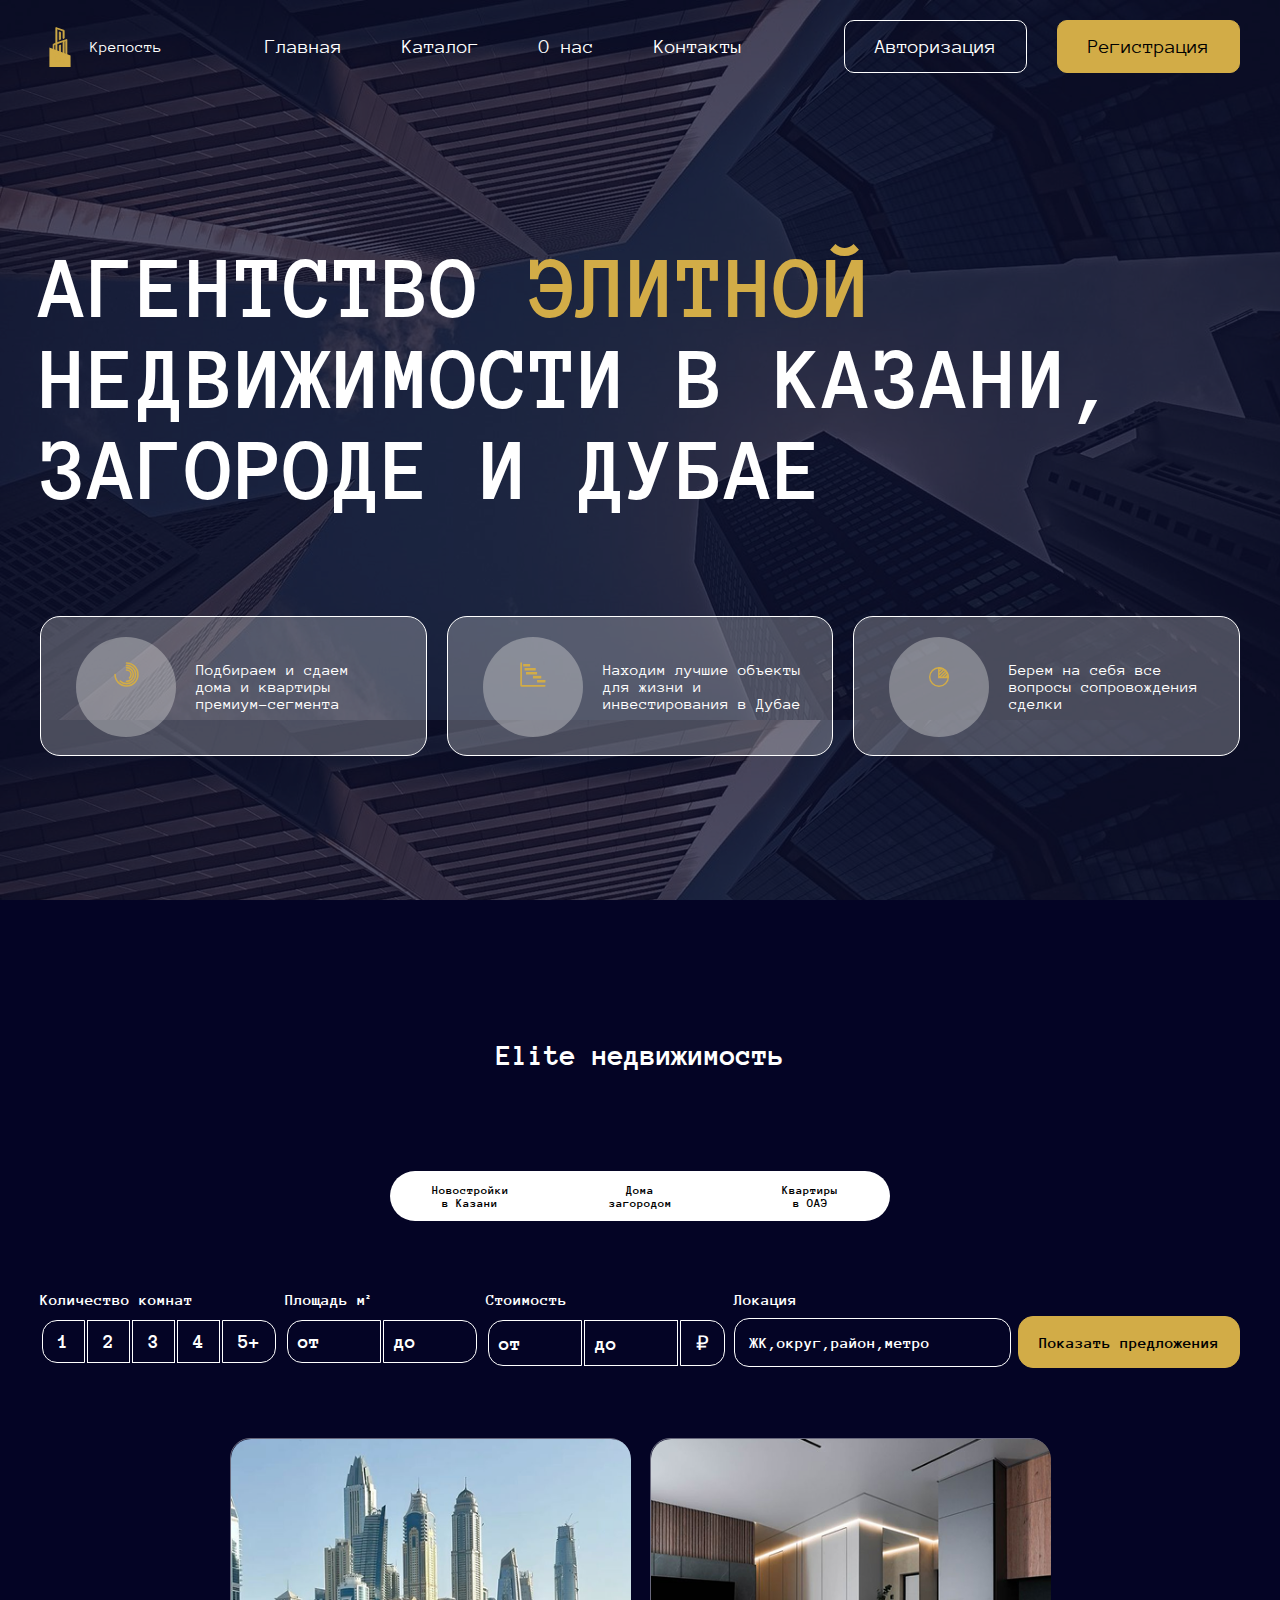
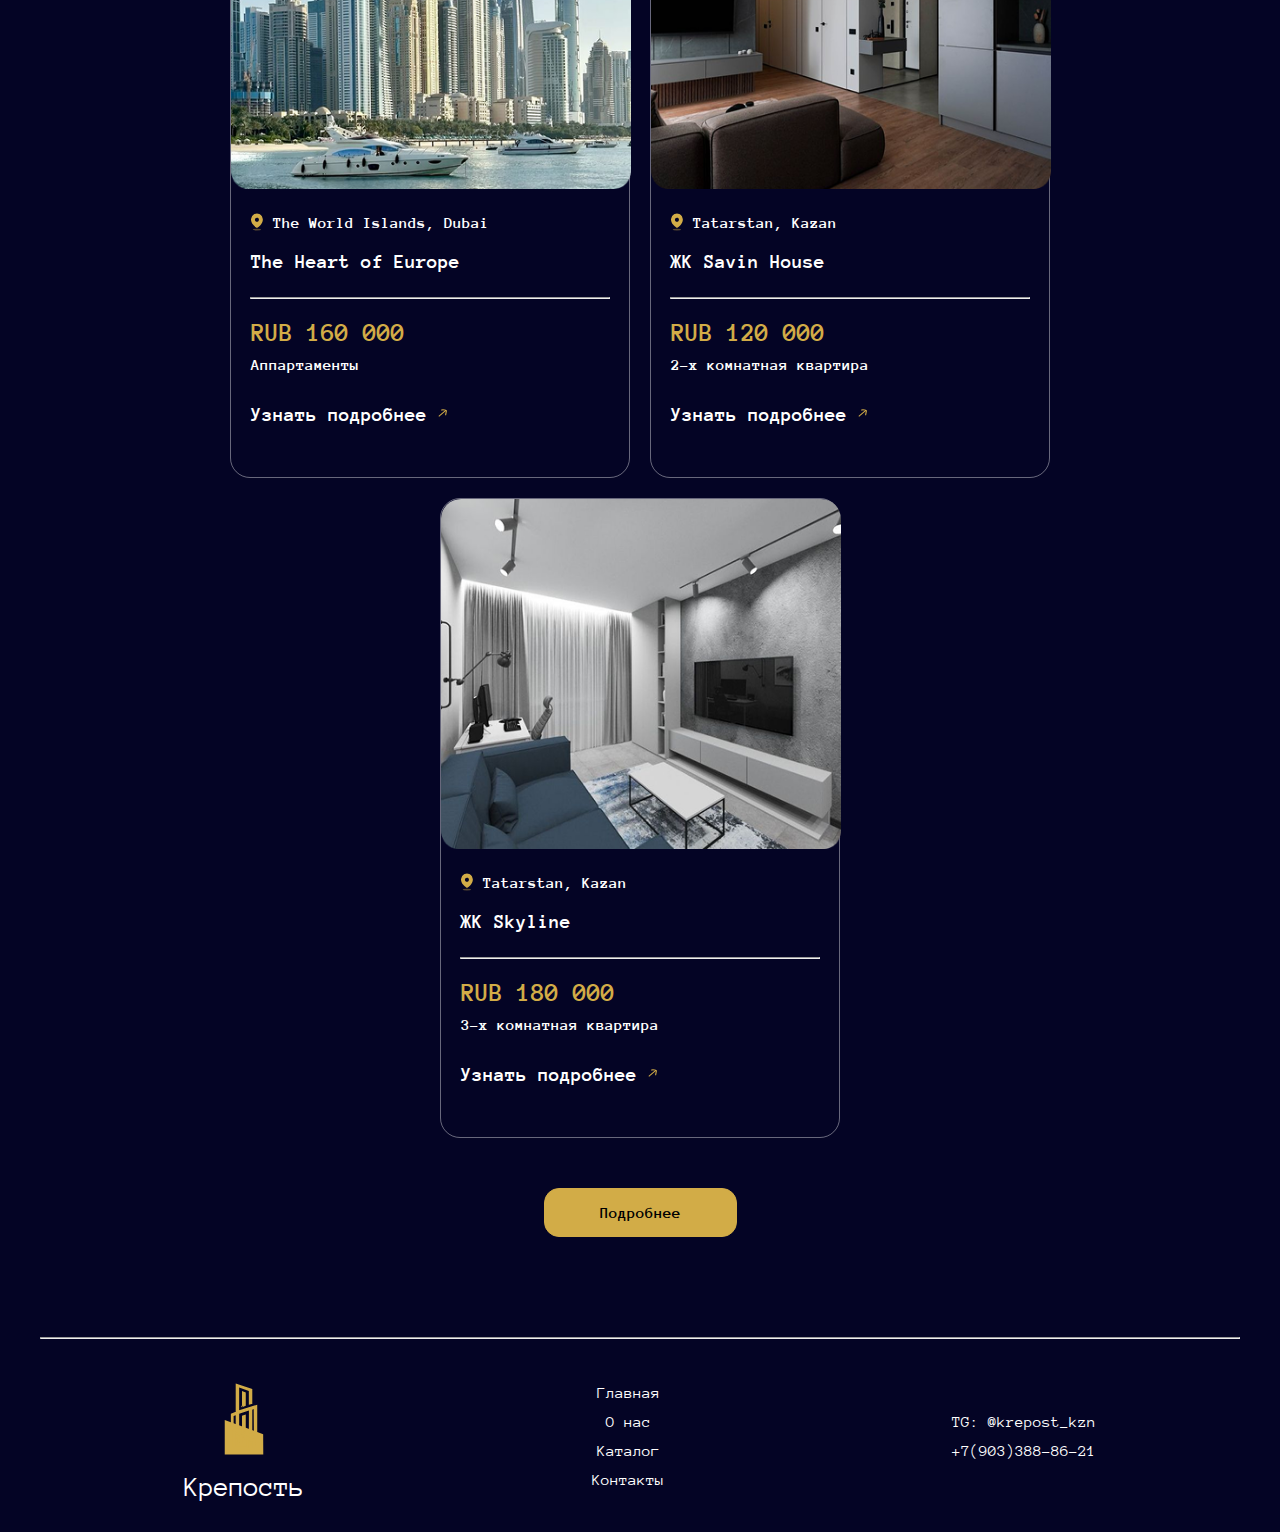
<file: index.html>
<!DOCTYPE html>
<html lang="en">
<head>
    <meta charset="UTF-8">
    <meta name="viewport" content="width=device-width, initial-scale=1.0">
    <title>Крепость</title>
    <link rel="stylesheet" href="assets/css/style.css">
    <link rel="shortcut icon" href="assets/image/header/logo.svg" type="image/x-icon">
</head>
<body>

    <!-- шапка+баннер начало -->
    <div class="img">
        <div class="header_block container">
            <div class="logo">
                <img src="assets/image/header/logo.svg" alt="">
                <p>Крепость</p>
            </div>
            
            <input type="checkbox" id="burger">
            <label class="burger" for="burger">
                <span></span>
                <span></span>
                <span></span>
            </label>
            
            <div class="mobile_menu">
                <nav>
                    <a href="index.html">Главная</a>
                    <a href="catalog.html">Каталог</a>
                    <a href="#">О нас</a>
                    <a href="#foot">Контакты</a>
                </nav>
                <div class="buttons">
                    <button class="auto"><a href="authorization.html">Авторизация</a></button>
                    <button class="reg"><a href="registration.html">Регистрация</a></button>
                </div>
            </div>
            
            <nav>
                <a href="index.html">Главная</a>
                <a href="catalog.html">Каталог</a>
                <a href="#">О нас</a>
                <a href="#foot">Контакты</a>
            </nav>
            
            <div class="buttons">
                <button class="auto"><a href="authorization.html">Авторизация</a></button>
                <button class="reg"><a href="registration.html">Регистрация</a></button>
            </div>
        </div>
        <div class="banner_block container">
            <h1>АГЕНТСТВО <span>ЭЛИТНОЙ</span> НЕДВИЖИМОСТИ В КАЗАНИ, ЗАГОРОДЕ И ДУБАЕ</h1>
            <div class="preim_block">
                <div class="preim">
                    <div class="img_block">
                        <img class="one" src="assets/image/preim/1.svg" alt="">
                    </div>
                    <div class="text_block">
                        <p>Подбираем и сдаем <br> дома и квартиры <br> премиум-сегмента</p>
                    </div>
                </div>
                <div class="preim">
                    <div class="img_block">
                        <img class="one" src="assets/image/preim/2.svg" alt="">
                    </div>
                    <div class="text_block">
                        <p>Находим лучшие объекты <br> для жизни и <br> инвестирования в Дубае</p>
                    </div>
                </div>
                <div class="preim">
                    <div class="img_block">
                        <img class="three" src="assets/image/preim/3.svg" alt="">
                    </div>
                    <div class="text_block">
                        <p>Берем на себя все <br> вопросы сопровождения <br> сделки</p>
                    </div>
                </div>
            </div>
        </div>
        </div>
        <!-- шапка+баннер конец -->

        <!-- каталог начало -->
         <div class="catalog" id="catalog">
            <div class="catalog_block container">
                <h2>Elite недвижимость</h2>
                <div class="categories">
                    <div class="yellow">
                        <p>Новостройки <br> в Казани</p>
                    </div>
                    <div class="yellow">
                        <p>Дома <br> загородом</p>
                    </div>
                    <div class="yellow">
                        <p>Квартиры <br> в ОАЭ</p>
                    </div>
                </div>
                <div class="filtr">
                    <div class="first_block">
                        <p>Количество комнат</p>
                        <table>
                            <tr>
                               <td class="left">1</td>
                               <td>2</td>
                               <td>3</td>
                               <td>4</td>
                               <td class="right">5+</td>
                            </tr>
                        </table>
                    </div>
                    <div class="second_block">
                        <p>Площадь м²</p>
                        <table>
                            <tr>
                                <td class="left otdo">от</td>
                                <td class="right otdo">до</td>
                            </tr>
                        </table>
                    </div>
                    <div class="third_block">
                        <p>Стоимость</p>
                        <table>
                            <tr>
                                <td class="left otdo">от</td>
                                <td class="otdo">до</td>
                                <td class="right">₽</td>
                            </tr>
                        </table>
                    </div>
                    <div class="forth_block">
                        <p>Локация</p>
                        <div class="rayon">
                            <p>ЖК,округ,район,метро</p>
                        </div>
                    </div>
                    <button class="pred">Показать предложения</button>
                </div>
                
                <div class="cards">
                    <div class="card">
                        <img src="assets/image/catalog/img1.png" alt="">
                        <div class="place">
                            <img src="assets/image/catalog/location.svg" alt="">
                            <p>The World Islands, Dubai</p>
                        </div>
                        <h4>The Heart of Europe</h4>
                        <hr>
                        <h3>RUB 160 000</h3>
                        <span>Аппартаменты</span>
                        <div class="strelka">
                            <a href="card.html">Узнать подробнее</a>
                        <img src="assets/image/catalog/strelka.svg" alt="">
                    </div>
                </div>
                    <div class="card">
                        <img src="assets/image/catalog/img2.png" alt="">
                        <div class="place">
                            <img src="assets/image/catalog/location.svg" alt="">
                            <p>Tatarstan, Kazan</p>
                        </div>
                        <h4>ЖК Savin House</h4>
                        <hr>
                        <h3>RUB 120 000</h3>
                        <span>2-х комнатная квартира</span>
                        <div class="strelka">
                            <a href="card.html">Узнать подробнее</a>
                        <img src="assets/image/catalog/strelka.svg" alt="">
                    </div>
                    </div>
                    <div class="card">
                        <img src="assets/image/catalog/img3.png" alt="">
                        <div class="place">
                            <img src="assets/image/catalog/location.svg" alt="">
                            <p>Tatarstan, Kazan</p>
                        </div>
                        <h4>ЖК Skyline</h4>
                        <hr>
                        <h3>RUB 180 000</h3>
                        <span>3-х комнатная квартира</span>
                        <div class="strelka">
                            <a href="card.html">Узнать подробнее</a>
                        <img src="assets/image/catalog/strelka.svg" alt="">
                    </div>
                    </div>
         </div>
         <div class="knopka">
         <button class="podr">
            <a href="catalog.html">Подробнее</a></button>
        </div>
        <!-- каталог конец -->

        <!-- футер начало -->
         <hr class="fut">
         <footer id="foot">
            <div class="footer_block container">
                <div class="logo_footer">
                    <img src="assets/image/header/logo.svg" alt="">
                    <p>Крепость</p>
                </div>
                <nav>
                    <a href="#">Главная</a>
                    <a href="#">О нас</a>
                    <a href="#catalog">Каталог</a>
                    <a href="#">Контакты</a>
                </nav>
                <div class="contacts">
                    <p>TG: @krepost_kzn</p>
                    <a href="tel:+79033888621">+7(903)388-86-21</a>
                </div>
            </div>
         </footer>
        <!-- футер конец -->
    
</body>
</html>
</file>
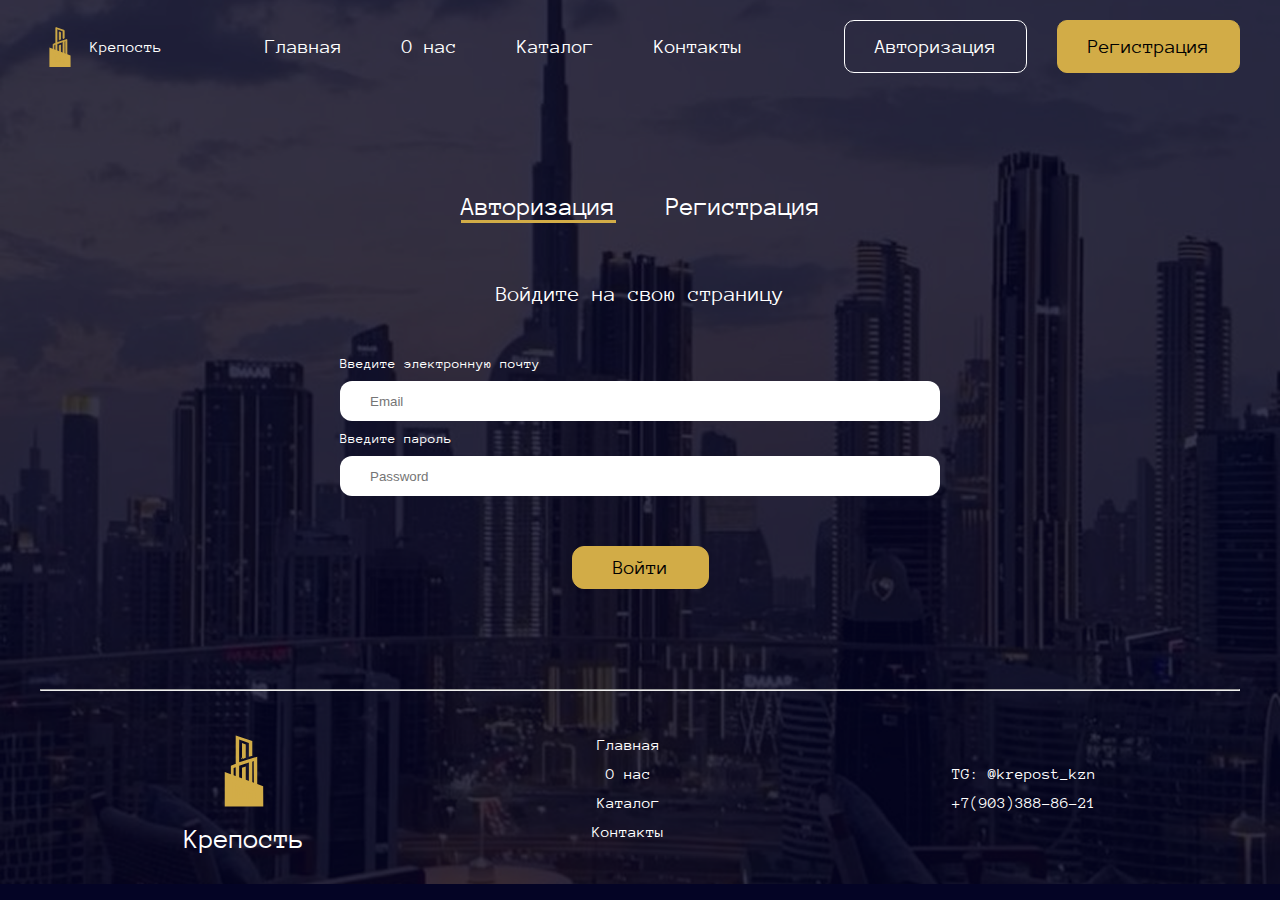
<file: authorization.html>
<!DOCTYPE html>
<html lang="en">
<head>
    <meta charset="UTF-8">
    <meta name="viewport" content="width=device-width, initial-scale=1.0">
    <title>Авторизация</title>
    <link rel="stylesheet" href="assets/css/style.css">
    <link rel="shortcut icon" href="assets/image/header/logo.svg" type="image/x-icon">
</head>
<body>
    <!-- шапка+авторизация начало -->
    <div class="img_two">
        <div class="header_block container">
            <div class="logo">
                <img src="assets/image/header/logo.svg" alt="">
                <p>Крепость</p>
            </div>
            <nav>
                <a href="index.html">Главная</a>
                <a href="#">О нас</a>
                <a href="catalog.html">Каталог</a>
                <a href="#fut">Контакты</a>
            </nav>
            <div class="buttons">
            <button class="auto"><a href="authorization.html">Авторизация</a></button>
            <button class="reg"><a href="registration.html">Регистрация</a></button>
        </div>
        </div>
        <div class="auto_block container">
            <div class="autoreg">
                <div class="autoriz">
                <a href="#">Авторизация</a>
                <div class="palka"></div>
            </div>
            <a href="registration.html" class="regis">Регистрация</a>
            </div>
            <p class="str">Войдите на свою страницу</p>
            <div class="inps">
                <p>Введите электронную почту</p>
                <input type="email" name="" id="" placeholder="Email">
                <p>Введите пароль</p>
                <input class="inptwo" type="password" name="" id="" placeholder="Password">
            </div>
            <button class="voyti"><a href="lk.html">Войти</a></button>
        </div>

        <hr class="fut" id="fut">
    <footer>
       <div class="footer_block container">
           <div class="logo_footer">
               <img src="assets/image/header/logo.svg" alt="">
               <p>Крепость</p>
           </div>
           <nav>
               <a href="index.html">Главная</a>
               <a href="index.html">О нас</a>
               <a href="catalog.html">Каталог</a>
               <a href="#">Контакты</a>
           </nav>
           <div class="contacts">
               <p>TG: @krepost_kzn</p>
               <a href="tel:+79033888621">+7(903)388-86-21</a>
           </div>
       </div>
        </div>
        <!-- шапка+авторизация конец -->
</body>
</html>
</file>
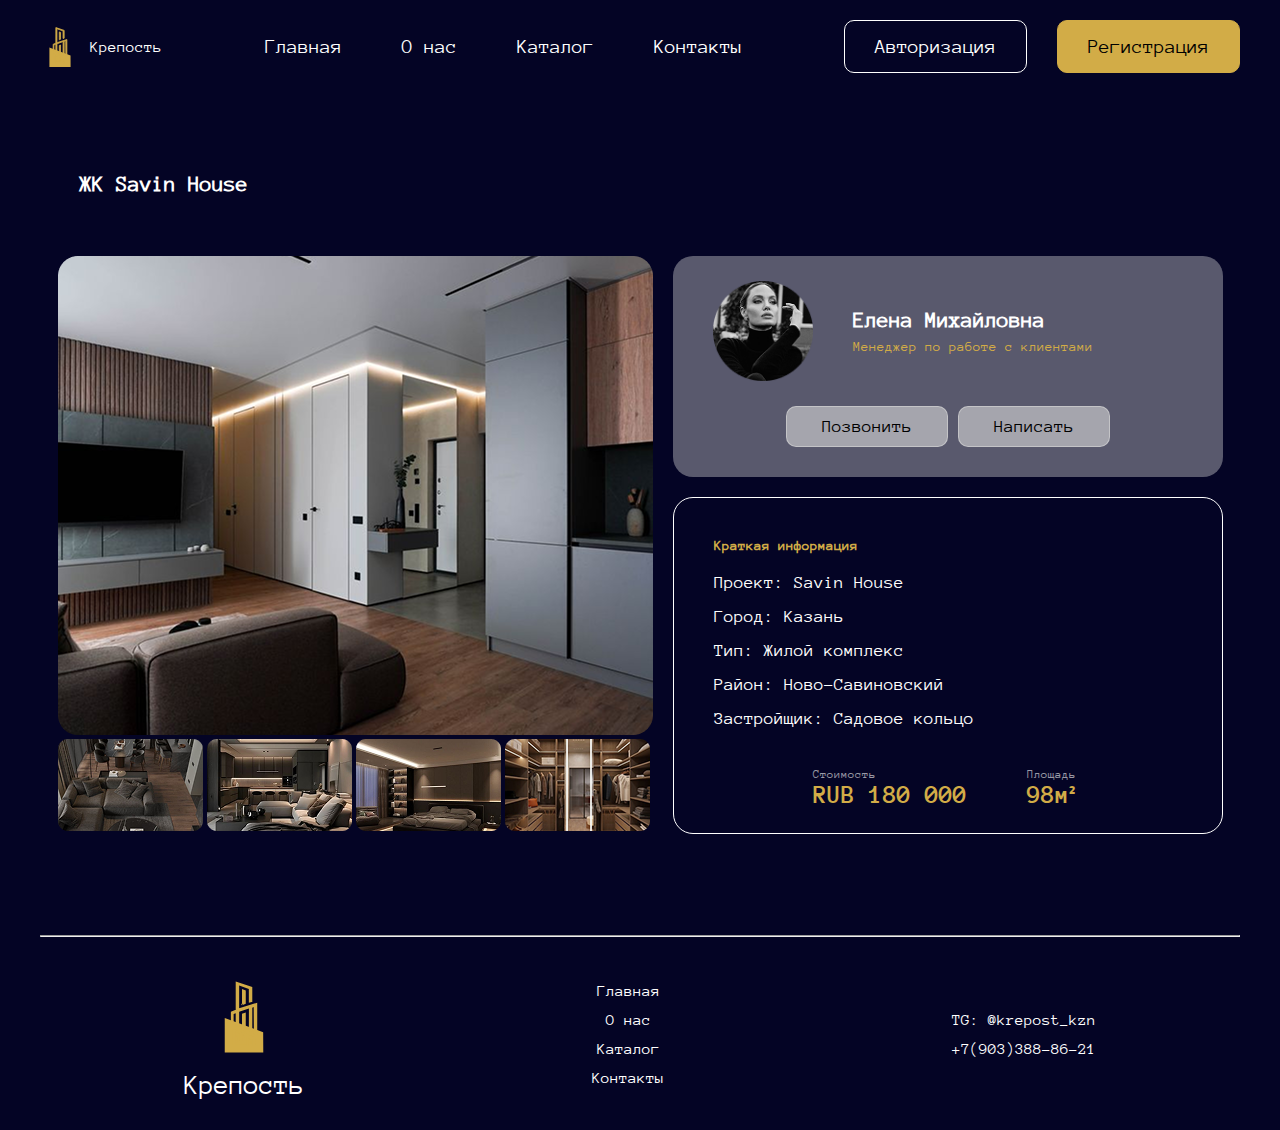
<file: card.html>
<!DOCTYPE html>
<html lang="en">
<head>
    <meta charset="UTF-8">
    <meta name="viewport" content="width=device-width, initial-scale=1.0">
    <title>Карточка</title>
    <link rel="stylesheet" href="assets/css/style.css">
    <link rel="shortcut icon" href="assets/image/header/logo.svg" type="image/x-icon">
</head>
<body>
    <!-- шапка начало -->
    <div class="header_block container">
        <div class="logo">
            <img src="assets/image/header/logo.svg" alt="">
            <p>Крепость</p>
        </div>
        <nav>
            <a href="index.html">Главная</a>
            <a href="#">О нас</a>
            <a href="catalog.html">Каталог</a>
            <a href="#fut">Контакты</a>
        </nav>
        <div class="buttons">
        <button class="auto"><a href="authorization.html">Авторизация</a></button>
        <button class="reg"><a href="registration.html">Регистрация</a></button>
    </div>
    </div>
    <!-- шапка конец -->

    <!-- карточка начало -->
     <div class="kartochka container">
        <h3 class="gl">ЖК Savin House</h3>
        <div class="blocks">
            <div class="images">
                <img src="assets/image/page_kartochka/osn.png" alt="">
                <div class="four_img">
                    <img src="assets/image/page_kartochka/kv1.png" alt="">
                    <img src="assets/image/page_kartochka/kv2.png" alt="">
                    <img src="assets/image/page_kartochka/kv3.png" alt="">
                    <img src="assets/image/page_kartochka/kv4.png" alt="">
                </div>
            </div>
            <div class="info">
                <div class="menejer">
                    <div class="photo">
                        <img src="assets/image/page_kartochka/manajer.png" alt="">
                        <div class="name">
                            <h3>Елена Михайловна</h3>
                            <p>Менеджер по работе с клиентами</p>
                        </div>
                    </div>
                    <div class="btns">
                        <button class="call">Позвонить</button>
                        <button class="call">Написать</button>
                    </div>
                </div>
                <div class="kratkaya">
                    <div class="many_text">
                    <h4>Краткая информация</h4>
                    <p>Проект: Savin House</p>
                    <p>Город: Казань</p>
                    <p>Тип: Жилой комплекс</p>
                    <p>Район: Ново-Савиновский</p>
                    <p>Застройщик: Садовое кольцо</p>
                </div>
                <div class="costs">
                    <div class="cost">
                        <p>Стоимость</p>
                        <span>RUB 180 000</span>
                    </div>
                    <div class="metrs">
                        <p>Площадь</p>
                        <span>98м²</span>
                    </div>
                </div>
                </div>
            </div>
        </div>
     </div>
    <!-- карточка конец -->

    <!-- футер начало -->
    <hr class="fut" id="fut">
    <footer>
       <div class="footer_block container">
           <div class="logo_footer">
               <img src="assets/image/header/logo.svg" alt="">
               <p>Крепость</p>
           </div>
           <nav>
               <a href="index.html">Главная</a>
               <a href="#">О нас</a>
               <a href="catalog.html">Каталог</a>
               <a href="#">Контакты</a>
           </nav>
           <div class="contacts">
               <p>TG: @krepost_kzn</p>
               <a href="tel:+79033888621">+7(903)388-86-21</a>
           </div>
       </div>
    </footer>
   <!-- футер конец -->
    
</body>
</html>
</file>
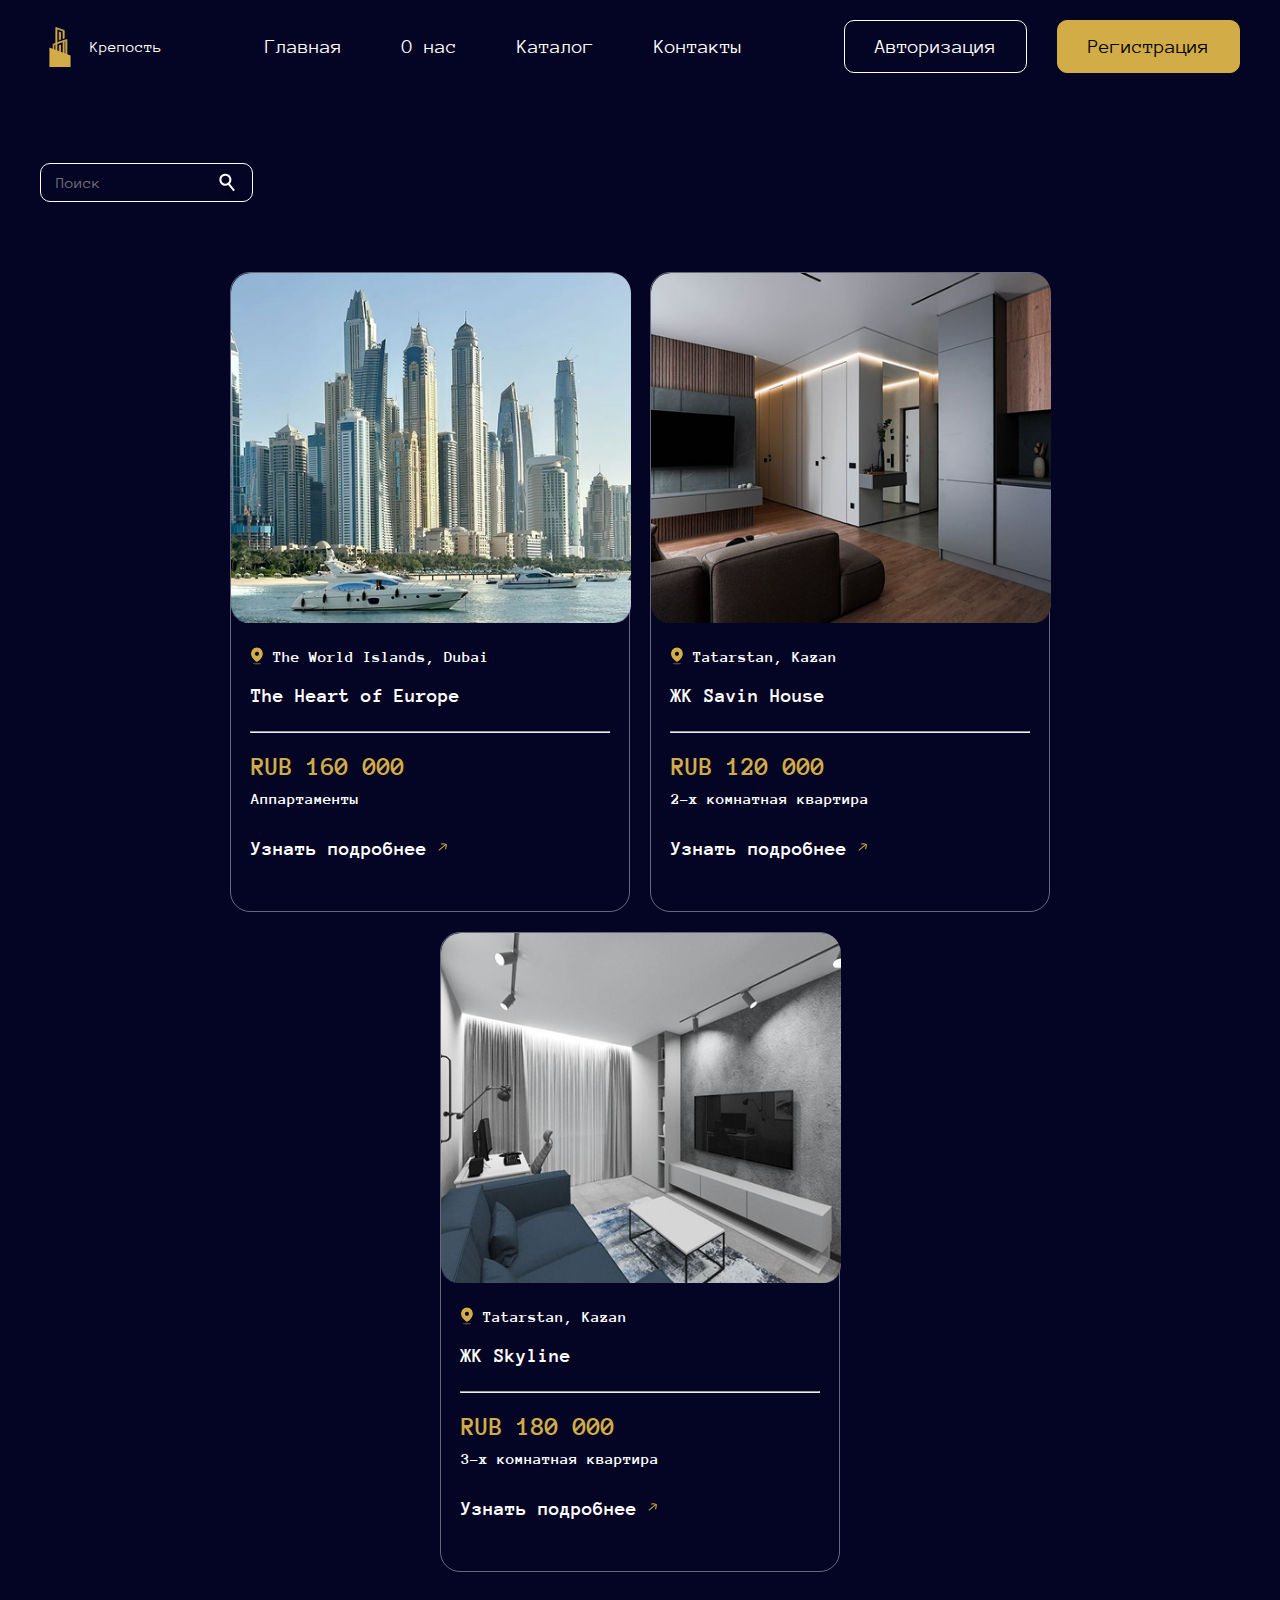
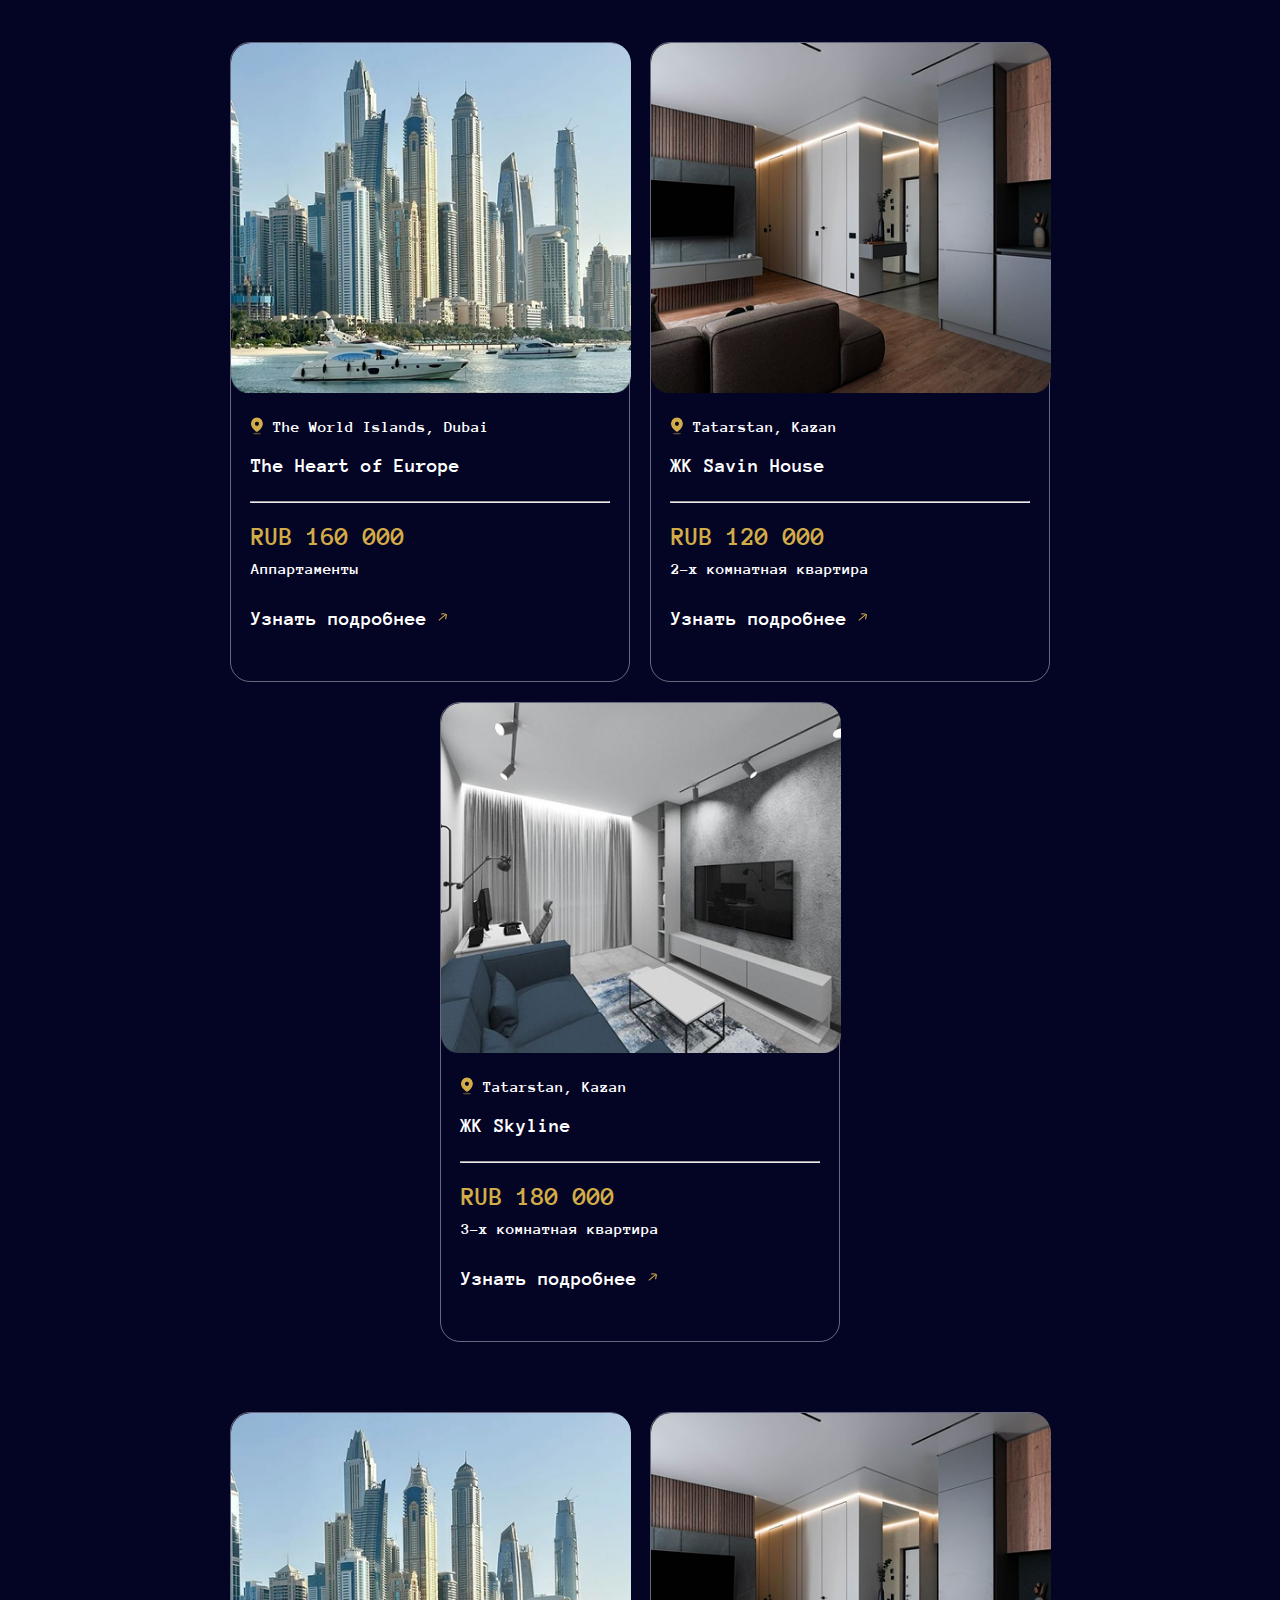
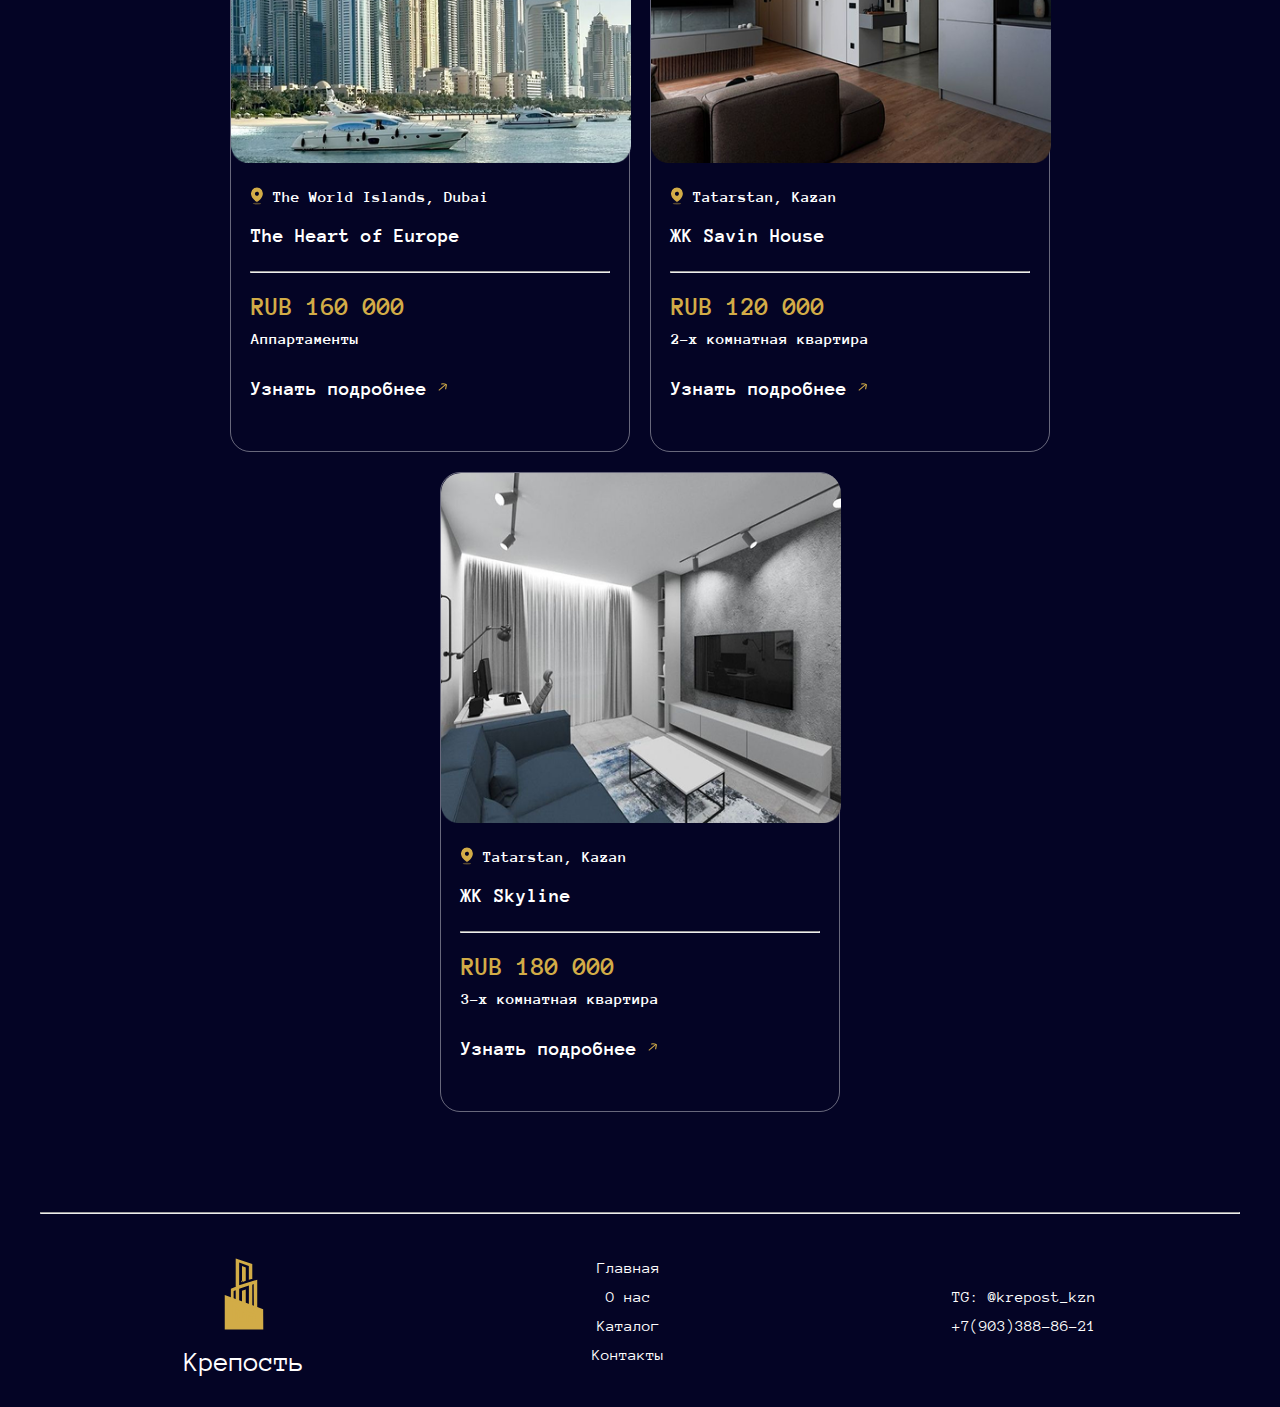
<file: catalog.html>
<!DOCTYPE html>
<html lang="en">
<head>
    <meta charset="UTF-8">
    <meta name="viewport" content="width=device-width, initial-scale=1.0">
    <title>Каталог</title>
    <link rel="stylesheet" href="assets/css/style.css">
    <link rel="shortcut icon" href="assets/image/header/logo.svg" type="image/x-icon">
</head>
<body>
    <!-- шапка начало -->
    <div class="header_block container">
        <div class="logo">
            <img src="assets/image/header/logo.svg" alt="">
            <p>Крепость</p>
        </div>
        <nav>
            <a href="index.html">Главная</a>
            <a href="#">О нас</a>
            <a href="#">Каталог</a>
            <a href="#fut">Контакты</a>
        </nav>
        <div class="buttons">
        <button class="auto"><a href="authorization.html">Авторизация</a></button>
        <button class="reg"><a href="registration.html">Регистрация</a></button>
    </div>
    </div>
    <!-- шапка конец -->

    <!-- каталог начало -->
     <div class="catalog_page container">
        <div class="inp">
        <input type="text" placeholder="Поиск">
        <img src="assets/image/page_catalog/poisk.svg" alt="">
    </div>

    <div class="cards container">
        <div class="card">
            <img src="assets/image/catalog/img1.png" alt="">
            <div class="place">
                <img src="assets/image/catalog/location.svg" alt="">
                <p>The World Islands, Dubai</p>
            </div>
            <h4>The Heart of Europe</h4>
            <hr>
            <h3>RUB 160 000</h3>
            <span>Аппартаменты</span>
            <div class="strelka">
                <a href="card.html">Узнать подробнее</a>
            <img src="assets/image/catalog/strelka.svg" alt="">
        </div>
    </div>
        <div class="card">
            <img src="assets/image/catalog/img2.png" alt="">
            <div class="place">
                <img src="assets/image/catalog/location.svg" alt="">
                <p>Tatarstan, Kazan</p>
            </div>
            <h4>ЖК Savin House</h4>
            <hr>
            <h3>RUB 120 000</h3>
            <span>2-х комнатная квартира</span>
            <div class="strelka">
                <a href="card.html">Узнать подробнее</a>
            <img src="assets/image/catalog/strelka.svg" alt="">
        </div>
        </div>
        <div class="card">
            <img src="assets/image/catalog/img3.png" alt="">
            <div class="place">
                <img src="assets/image/catalog/location.svg" alt="">
                <p>Tatarstan, Kazan</p>
            </div>
            <h4>ЖК Skyline</h4>
            <hr>
            <h3>RUB 180 000</h3>
            <span>3-х комнатная квартира</span>
            <div class="strelka">
                <a href="card.html">Узнать подробнее</a>
            <img src="assets/image/catalog/strelka.svg" alt="">
        </div>
        </div>
</div>
    <div class="cards container">
        <div class="card">
            <img src="assets/image/catalog/img1.png" alt="">
            <div class="place">
                <img src="assets/image/catalog/location.svg" alt="">
                <p>The World Islands, Dubai</p>
            </div>
            <h4>The Heart of Europe</h4>
            <hr>
            <h3>RUB 160 000</h3>
            <span>Аппартаменты</span>
            <div class="strelka">
                <a href="card.html">Узнать подробнее</a>
            <img src="assets/image/catalog/strelka.svg" alt="">
        </div>
    </div>
        <div class="card">
            <img src="assets/image/catalog/img2.png" alt="">
            <div class="place">
                <img src="assets/image/catalog/location.svg" alt="">
                <p>Tatarstan, Kazan</p>
            </div>
            <h4>ЖК Savin House</h4>
            <hr>
            <h3>RUB 120 000</h3>
            <span>2-х комнатная квартира</span>
            <div class="strelka">
                <a href="card.html">Узнать подробнее</a>
            <img src="assets/image/catalog/strelka.svg" alt="">
        </div>
        </div>
        <div class="card">
            <img src="assets/image/catalog/img3.png" alt="">
            <div class="place">
                <img src="assets/image/catalog/location.svg" alt="">
                <p>Tatarstan, Kazan</p>
            </div>
            <h4>ЖК Skyline</h4>
            <hr>
            <h3>RUB 180 000</h3>
            <span>3-х комнатная квартира</span>
            <div class="strelka">
                <a href="card.html">Узнать подробнее</a>
            <img src="assets/image/catalog/strelka.svg" alt="">
        </div>
        </div>
</div>
    <div class="cards container">
        <div class="card">
            <img src="assets/image/catalog/img1.png" alt="">
            <div class="place">
                <img src="assets/image/catalog/location.svg" alt="">
                <p>The World Islands, Dubai</p>
            </div>
            <h4>The Heart of Europe</h4>
            <hr>
            <h3>RUB 160 000</h3>
            <span>Аппартаменты</span>
            <div class="strelka">
                <a href="card.html">Узнать подробнее</a>
            <img src="assets/image/catalog/strelka.svg" alt="">
        </div>
    </div>
        <div class="card">
            <img src="assets/image/catalog/img2.png" alt="">
            <div class="place">
                <img src="assets/image/catalog/location.svg" alt="">
                <p>Tatarstan, Kazan</p>
            </div>
            <h4>ЖК Savin House</h4>
            <hr>
            <h3>RUB 120 000</h3>
            <span>2-х комнатная квартира</span>
            <div class="strelka">
                <a href="card.html">Узнать подробнее</a>
            <img src="assets/image/catalog/strelka.svg" alt="">
        </div>
        </div>
        <div class="card">
            <img src="assets/image/catalog/img3.png" alt="">
            <div class="place">
                <img src="assets/image/catalog/location.svg" alt="">
                <p>Tatarstan, Kazan</p>
            </div>
            <h4>ЖК Skyline</h4>
            <hr>
            <h3>RUB 180 000</h3>
            <span>3-х комнатная квартира</span>
            <div class="strelka">
                <a href="card.html">Узнать подробнее</a>
            <img src="assets/image/catalog/strelka.svg" alt="">
        </div>
        </div>
</div>
     </div>
    <!-- каталог конец -->

    <!-- футер начало -->
    <hr class="fut" id="fut">
    <footer>
       <div class="footer_block container">
           <div class="logo_footer">
               <img src="assets/image/header/logo.svg" alt="">
               <p>Крепость</p>
           </div>
           <nav>
               <a href="index.html">Главная</a>
               <a href="#">О нас</a>
               <a href="#">Каталог</a>
               <a href="#">Контакты</a>
           </nav>
           <div class="contacts">
               <p>TG: @krepost_kzn</p>
               <a href="tel:+79033888621">+7(903)388-86-21</a>
           </div>
       </div>
    </footer>
   <!-- футер конец -->
    
</body>
</html>
</file>
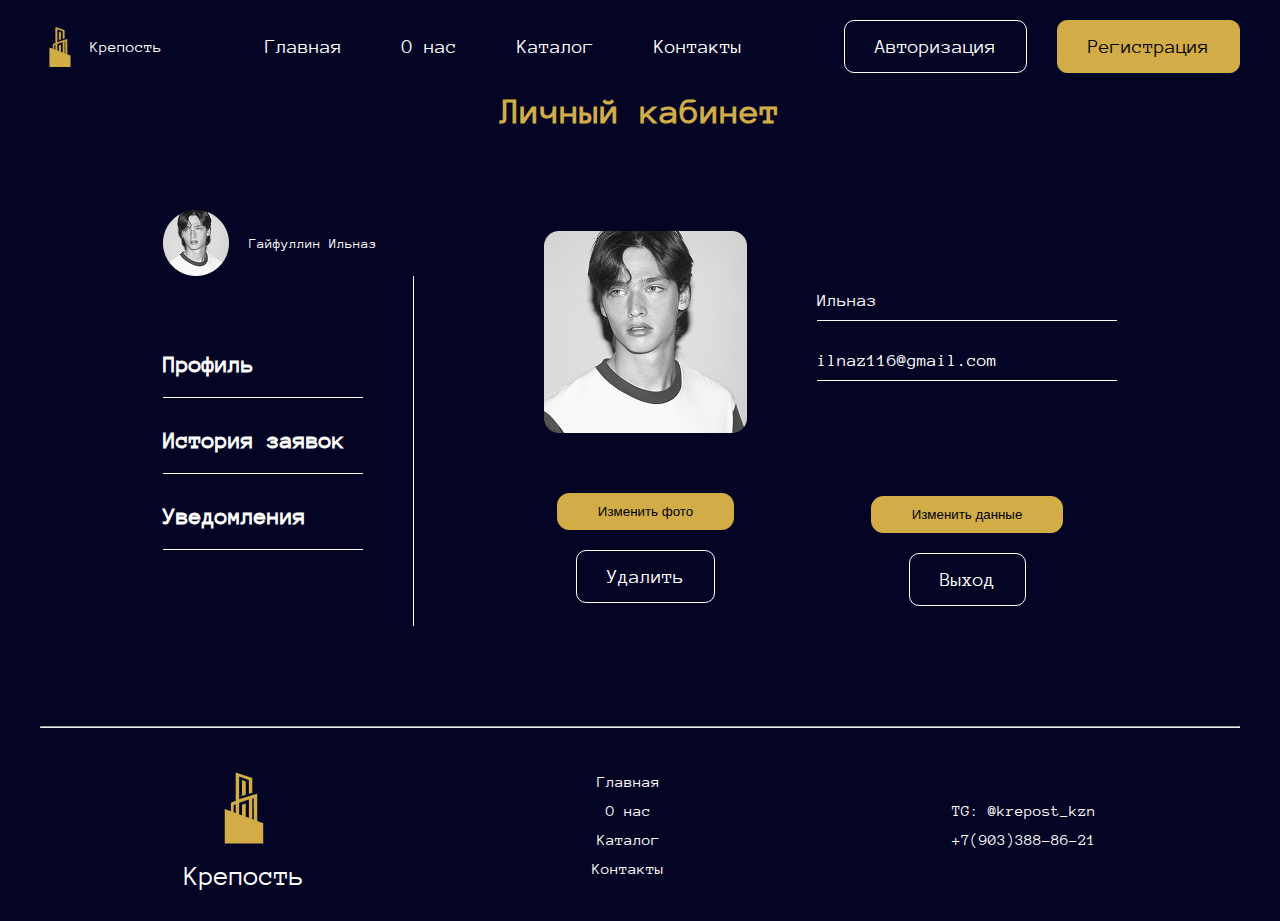
<file: lk.html>
<!DOCTYPE html>
<html lang="en">
<head>
    <meta charset="UTF-8">
    <meta name="viewport" content="width=device-width, initial-scale=1.0">
    <title>Личный кабинет</title>
    <link rel="stylesheet" href="assets/css/style.css">
    <link rel="shortcut icon" href="assets/image/header/logo.svg" type="image/x-icon">
</head>
<body>
    <!-- шапка начало -->
    <div class="header_block container">
        <div class="logo">
            <img src="assets/image/header/logo.svg" alt="">
            <p>Крепость</p>
        </div>
        <nav>
            <a href="index.html">Главная</a>
            <a href="index.html">О нас</a>
            <a href="catalog.html">Каталог</a>
            <a href="#fut">Контакты</a>
        </nav>
        <div class="buttons">
        <button class="auto"><a href="authorization.html">Авторизация</a></button>
        <button class="reg"><a href="registration.html">Регистрация</a></button>
    </div>
    </div>
    <!-- шапка конец -->

    <!-- личный кабинет начало  -->
     <div class="lk_block container">
        <h3>Личный кабинет</h3>
        <div class="lich">
            <div class="perv">
                <div class="chel">
                    <img src="assets/image/page_lk/ilnaz.png" alt="">
                    <p>Гайфуллин Ильназ</p>
                </div>
                <div class="chel_inf">
                <div class="inf">
                    <h4>Профиль</h4>
                    <div class="prof"></div>
                    <h4>История заявок</h4>
                    <div class="prof"></div>
                    <h4>Уведомления</h4>
                    <div class="prof"></div>
                </div>
                <div class="palochka"></div>
            </div>
            </div>
            <div class="vtor">
                <div class="chel_photo">
                    <img src="assets/image/page_lk/ilnaz2.png" alt="">
                    <button class="voyti">Изменить фото</button>
                    <button class="auto">Удалить</button>
                </div>
                <div class="vtor_inf">
                    <p>Ильназ</p>
                    <div class="pal"></div>
                    <p>ilnaz116@gmail.com</p>
                    <div class="pal_two"></div>
                    <div class="knops">
                    <button class="voyti">Изменить данные</button>
                    <button class="auto">Выход</button>
                </div>
                </div>
            </div>
        </div>
     </div>
    <!-- личный кабинет конец -->

     <!-- футер начало -->
     <hr class="fut" id="fut">
     <footer>
        <div class="footer_block container">
            <div class="logo_footer">
                <img src="assets/image/header/logo.svg" alt="">
                <p>Крепость</p>
            </div>
            <nav>
                <a href="index.html">Главная</a>
                <a href="index.html">О нас</a>
                <a href="catalog.html">Каталог</a>
                <a href="#">Контакты</a>
            </nav>
            <div class="contacts">
                <p>TG: @krepost_kzn</p>
                <a href="tel:+79033888621">+7(903)388-86-21</a>
            </div>
        </div>
     </footer>
    <!-- футер конец -->
</body>
</html>
</file>
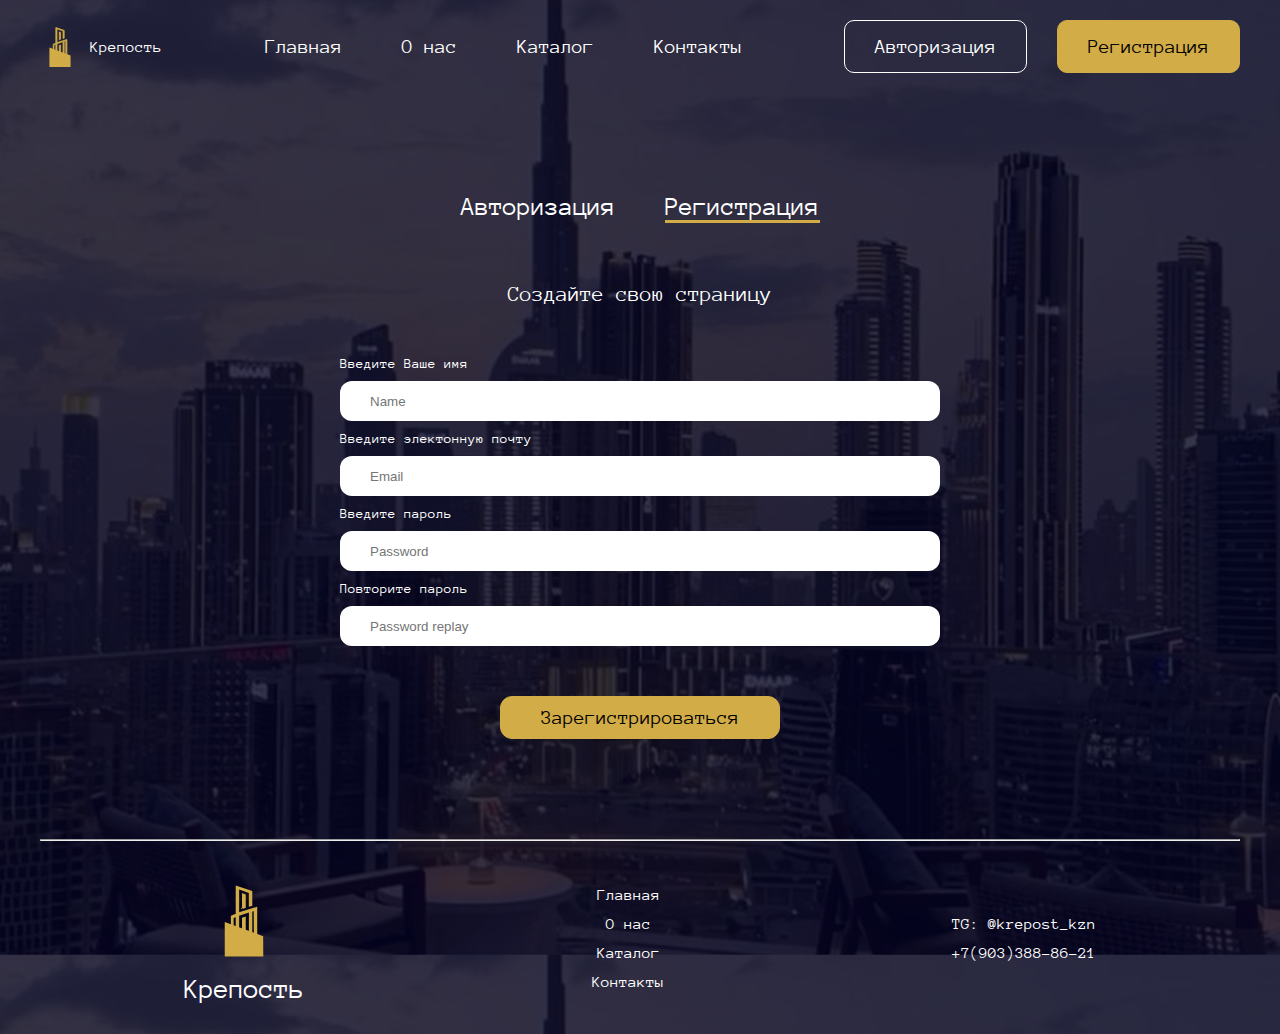
<file: registration.html>
<!DOCTYPE html>
<html lang="en">
<head>
    <meta charset="UTF-8">
    <meta name="viewport" content="width=device-width, initial-scale=1.0">
    <title>Авторизация</title>
    <link rel="stylesheet" href="assets/css/style.css">
    <link rel="shortcut icon" href="assets/image/header/logo.svg" type="image/x-icon">
</head>
<body>
    <!-- шапка+авторизация начало -->
    <div class="img_two">
        <div class="header_block container">
            <div class="logo">
                <img src="assets/image/header/logo.svg" alt="">
                <p>Крепость</p>
            </div>
            <nav>
                <a href="index.html">Главная</a>
                <a href="index.html">О нас</a>
                <a href="catalog.html">Каталог</a>
                <a href="#fut">Контакты</a>
            </nav>
            <div class="buttons">
            <button class="auto"><a href="authorization.html">Авторизация</a></button>
            <button class="reg"><a href="registration.html">Регистрация</a></button>
        </div>
        </div>
        <div class="auto_block container">
            <div class="autoreg">
                <a href="authorization.html" class="avtor">Авторизация</a>
            <div class="autoriz">
            <a href="#" class="regis">Регистрация</a>
            <div class="palka"></div>
        </div>
            </div>
            <p class="str">Создайте свою страницу</p>
            <div class="inps">
                <p>Введите Ваше имя</p>
                <input type="text" name="" id="" placeholder="Name">
                <p>Введите электонную почту</p>
                <input type="email" name="" id="" placeholder="Email">
                <p>Введите пароль</p>
                <input type="password" name="" id="" placeholder="Password">
                <p>Повторите пароль</p>
                <input class="inptwo" type="password" name="" id="" placeholder="Password replay">
            </div>
            <button class="voyti"><a href="lk.html">Зарегистрироваться</a></button>
        </div>

        <hr class="fut" id="fut">
    <footer>
       <div class="footer_block container">
           <div class="logo_footer">
               <img src="assets/image/header/logo.svg" alt="">
               <p>Крепость</p>
           </div>
           <nav>
               <a href="index.html">Главная</a>
               <a href="index.html">О нас</a>
               <a href="catalog.html">Каталог</a>
               <a href="#">Контакты</a>
           </nav>
           <div class="contacts">
               <p>TG: @krepost_kzn</p>
               <a href="tel:+79033888621">+7(903)388-86-21</a>
           </div>
       </div>
        </div>
        <!-- шапка+авторизация конец -->
</body>
</html>
</file>
<file: assets/css/style.css>
*{
    margin: 0;
    padding: 0;
    box-sizing: border-box;
    text-decoration: none;
    scroll-behavior: smooth;
    transition: .5s;
}

body {
    background-color: #040425;
}

.container {
    max-width: 1200px;
    margin: 0 auto;
}

/* шрифты начало */

@font-face {
    font-family: "ab";
    src: url(../fonts/AnonymousPro-Bold.ttf);
    font-weight: 700;
}

@font-face {
    font-family: "ar";
    src: url(../fonts/AnonymousPro-Regular.ttf);
    font-weight: 400;
}

/* шрифты конец */

/* фотка начало */

.img {
    height: 100vh;
    background-size: 100%;
    background-image: url(../image/banner/banner.png);
}

/* фотка конец */

/* главная страница */

/* шапка+баннер начало */

.header_block {
    display: flex;
    justify-content: space-between;
    align-items: center;
    padding: 20px 0;
}

.logo {
    font-family: "ar";
    color: white;
    font-size: 16px;
    text-align: center;
    display: flex;
    align-items: center;
    gap: 10px;
}

.logo img {
    width: 40px;
    height: 40px;
    object-fit: contain;
}

.header_block nav a {
    font-family: "ar";
    color: white;
    font-size: 20px;
}

.header_block nav a:hover {
    color: #D2AC47;
}

.header_block nav {
    display: flex;
    gap: 60px;
}

.buttons {
    display: flex;
    gap: 30px;
}

.auto a {
    font-family: "ar";
    font-size: 20px;
    color: #fff;
}

.auto a:hover {
    color: #000;
}

.auto {
    padding: 15px 30px;
    color: white;
    background: none;
    border: 1px  solid white;
    border-radius: 10px;
    font-family: "ar";
    font-size: 20px;
}

.auto:hover {
    padding: 15px 30px;
    color: #000;
    background: #D2AC47;
    border: 1px  solid #D2AC47;
    border-radius: 10px;
}

.reg a {
    font-family: "ar";
    font-size: 20px;
    color: #000;
}

.reg {
    padding: 15px 30px;
    color: #000;
    background: #D2AC47;
    border: 1px  solid #D2AC47;
    border-radius: 10px;
    font-family: "ar";
    font-size: 20px;
}

.reg a:hover {
    color: #fff;
}

.reg:hover {
    padding: 15px 30px;
    color: white;
    background: none;
    border: 1px  solid white;
    border-radius: 10px;
}

h1 {
    font-family: "ab";
    color: white;
    font-size: 90px;
    margin-top: 150px;
}

.banner_block span {
    font-family: "ab";
    color: #D2AC47;
    font-size: 90px;
}

.preim_block {
    display: flex;
    margin: 0 auto;
    gap: 20px;
    margin-top: 100px;
}

.preim {
    width: 400px;
    height: 140px;
    border-radius: 20px;
    border: 1px solid #fff;
    background-color: rgba(217, 217, 217, 0.3);
    padding: 20px 20px 20px 35px;
    display: flex;
    gap: 20px;
}

.img_block {
    width: 100px;
    height: 100px;
    border-radius: 110px;
    background-color: rgba(217, 217, 217, 0.4);
}

.one {
    display: block;
    margin: 0 auto;
    padding-top: 25px;
    width: 50px;
    height: 50px;
    object-fit: contain;
}

.three{
    display: block;
    margin: 0 auto;
    padding-top: 30px;
    width: 50px;
    height: 50px;
    object-fit: contain;
}

.text_block {
    display: flex;
    align-items: center;
}

.text_block p {
    font-family: "ar";
    color: #fff;
    font-size: 16px;
}

/* шапка+баннер конец */

/* каталог начало */

.catalog {
    background: #040425;
}

h2 {
    font-family: "ab";
    color: #fff;
    font-size: 30px;
    text-align: center;
    padding-top: 140px;
    margin-bottom: 100px;
}

.categories {
    width: 500px;
    height: 50px;
    background: #fff;
    border-radius: 40px;
    margin: 0 auto;
    display: flex;
    justify-content: space-between;
    align-items: center;
    padding: 5px;
}

.yellow {
    width: 150px;
    height: 40px;
    border-radius: 35px;
    padding: 8px;
    text-align: center;
}

.yellow:hover {
    background: #D2AC47;
}

.yellow p {
    font-family: "ab";
    color: #000;
    font-size: 12px;
}

.filtr {
    display: flex;
    justify-content: space-between;
    color: #fff;
    margin-top: 70px;
}

.filtr p {
    font-family: "ab";
    color: #fff;
    font-size: 16px;
}

table {
    font-family: "ab";
    color: #fff;
    font-size: 20px;
    margin-top: 10px;
}

td {
    border: 1px solid #fff;
    padding: 10px 15px;
}

.left {
    border-radius: 15px 0 0 15px;
}

.right {
    border-radius: 0 15px 15px 0;
}

.rayon {
    border-radius: 15px;
    border: 1px solid #fff;
    padding: 15px 80px 15px 15px;
    margin-top: 10px;
}

.otdo {
    padding: 10px 60px 10px 10px;
}

.pred {
    padding: 10px 20px;
    margin-top: 25px;
    border: 1px solid #D2AC47;
    font-family: "ab";
    color: #000;
    font-size: 16px;
    background: #D2AC47;
    border-radius: 15px;
}

.pred:hover {
    background: none;
    color: #fff;
    border: 1px solid #fff;
}

.cards {
    display: flex;
    flex-wrap: wrap;
    justify-content: center;
    align-items: center;
    margin-top: 70px;
    gap: 20px;
    margin-bottom: 50px;
}

.card {
    width: 400px;
    height: 640px;
    border: 1px solid rgba(255, 255, 255, 0.4);
    border-radius: 20px;
    flex-shrink: 0;
}

.card img {
    width: 400px;
    height: 350px;
    border-radius: 20px 20px 0 0;
}

.card hr {
    width: 360px;
    height: 1px;
    background-color: rgba(255, 255, 255, 0.4);
    margin: 0 auto;
}

.place {
    display: flex;
    justify-content: left;
    gap: 10px;
    margin-top: 20px;
    font-family: "ab";
    color: #fff;
    margin-left: 20px;
    align-items: center;
}

.card h4 {
    font-family: "ab";
    color: #fff;
    font-size: 20px;
    margin-top: 20px;
    margin-left: 20px;
    margin-bottom: 25px;
}

.place img {
    width: 12px;
    height: 18px;
    flex-shrink: 0;
}

.strelka img {
    width: 12px;
    height: 8px;
    margin-top: 35px;
    flex-shrink: 0;
}

.card h3 {
    font-family: "ab";
    color: #D2AC47;
    font-size: 26px;
    margin-top: 20px;
    margin-left: 20px;
    margin-bottom: 10px;
}

.card span {
    font-family: "ab";
    color: #fff;
    font-size: 16px;
    margin-left: 20px;
}

.strelka a {
    font-family: "ab";
    color: #fff;
    font-size: 20px;
    margin-top: 30px;
    margin-left: 20px;
}

.strelka a:hover {
    color: #D2AC47;
}

.strelka {
    display: flex;
    justify-content: left;
    gap: 10px;
}

.podr a {
    font-family: "ab";
    font-size: 16px;
    color: #000;
}

.podr a:hover {
 color: #fff;
}

.podr {
    display: block;
    margin: 0 auto;
    padding: 15px 55px;
    border-radius: 15px;
    border: 1px solid #D2AC47;
    color: #000;
    background: #D2AC47;
    margin-bottom: 70px;
}

.podr:hover {
    background: none;
    color: #fff;
    border: 1px solid #fff;
}

/* каталог конец */

/* футер начало */

footer {
    padding: 30px 0;
}

.footer_block  {
    display: flex;
    justify-content: space-around;
    align-items: center;
    text-align: center;
}

.logo_footer img {
    width: 40px;
    height: 100px;
}

.logo_footer p {
    font-family: "ar";
    font-size: 28px;
    color: #fff;
}

.fut {
    width: 1200px;
    margin: 0 auto;
    margin-top: 100px;
}

.footer_block nav {
    display: flex;
    flex-direction: column;
    gap: 12px;
}

.footer_block nav a {
    font-family: "ar";
    color: white;
    font-size: 16px;
}

.footer_block nav a:hover {
    color: #D2AC47;
}

.contacts {
    display: flex;
    flex-direction: column;
    gap: 12px;
}

.contacts p {
    font-family: "ar";
    color: white;
    font-size: 16px;
}

.contacts a {
    font-family: "ar";
    color: white;
    font-size: 16px;
}

/* футер конец */

/* страница каталога */

.inp {
    margin-top: 70px;
    position: relative;
}

.inp img {
    position: absolute;
    top: 3px;
    right: 995px;
}

.inp input {
    padding: 10px 15px;
    background: none;
    border: 1px solid #fff;
    border-radius: 10px;
    font-family: "ar";
    color: white;
    font-size: 16px;
}

/* страница карточки */

.gl {
    font-family: "ar";
    color: white;
    font-size: 22px;
    margin-top: 80px;
    margin-bottom: 60px;
    margin-left: 40px;
}

.blocks {
    display: flex;
    justify-content: center;
    gap: 20px;
}

.info {
    width: 550px;
}

.menejer {
    background: rgba(217, 217, 217, 0.4);
    border-radius: 20px;
}

.photo {
    width: 550px;
    height: 150px;
    display: flex;
    justify-content: left;
    align-items: center;
    gap: 40px;
    padding: 0 40px;
}

.photo img {
    width: 100px;
    height: 100px;
}

.name h3 {
    font-family: "ar";
    color: white;
    font-size: 22px;
}

.name p {
    font-family: "ar";
    color: #D2AC47;
    font-size: 14px;
    margin-top: 7px;
}

.btns {
    display: flex;
    justify-content: center;
    align-items: center;
    gap: 10px;
}

.call {
    padding: 10px 35px;
    border-radius: 10px;
    border: 1px solid rgba(217, 217, 217, 0.6);
    color: #000;
    background: rgba(217, 217, 217, 0.6);
    font-family: "ar";
    font-size: 18px;
    margin-bottom: 30px;
}

.call:hover {
    background: none;
    border: 1px solid rgba(217, 217, 217, 0.6);
}

.kratkaya {
    border: 1px solid #fff;
    border-radius: 20px;
    margin-top: 20px;
    height: 337px;
    padding: 40px;
}

.many_text h4 {
    font-family: "ar";
    font-size: 14px;
    color: #D2AC47;
    margin-bottom: 20px;
}

.many_text p {
    font-family: "ar";
    font-size: 18px;
    color: #fff;
    margin-bottom: 15px;
}

.costs {
    display: flex;
    justify-content: center;
    align-items: center;
    gap: 60px;
    color: #fff;
    margin-top: 40px;
}
.cost p{
    font-family: "ar";
    font-size: 12px;
    color: rgba(255, 255, 255, 0.6);
}

.cost span {
    font-family: "ab";
    font-size: 26px;
    color: #D2AC47;
}

.metrs p {
    font-family: "ar";
    font-size: 12px;
    color: rgba(255, 255, 255, 0.6);
}

.metrs span {
    font-family: "ab";
    font-size: 26px;
    color: #D2AC47;
}

/* страница авторизации */

.img_two {
    background-size: 100%;
    background-image: url(../image/page_autoreg/fon_autoreg.png);
}

.auto_block {
    margin-top: 100px;
}

.autoreg {
    display: flex;
    justify-content: center;
    align-items: center;
    gap: 50px;
    color: #fff;
}

.autoriz a {
    font-family: "ar";
    font-size: 26px;
    color: #fff;
}

.palka {
    width: 155px;
    height: 3px;
    background: #D2AC47;
}

.avtor {
    font-family: "ar";
    font-size: 26px;
    color: #fff;
    margin-bottom: 3px;
}

.regis {
    font-family: "ar";
    font-size: 26px;
    color: #fff;
    margin-bottom: 3px;
}

.str {
    font-family: "ar";
    font-size: 22px;
    color: #fff;
    margin-top: 60px;
    text-align: center;
    margin-bottom: 50px;
}

.inps {
    text-align: left;
    width: 600px;
    margin: 0 auto;
}

.inps p {
    font-family: "ar";
    font-size: 14px;
    color: #fff;
    margin-bottom: 10px;
    margin-top: 10px;
}

.inptwo {
    padding: 10px 30px;
    width: 600px;
    height: 40px;
    border-radius: 12px;
    border: none;
    margin-bottom: 50px;
}

.inps input {
    padding: 10px 30px;
    width: 600px;
    height: 40px;
    border-radius: 12px;
    border: none;
}

.voyti a {
    font-family: "ar";
    font-size: 20px;
    color: #000;
}

.voyti a:hover {
    color: #fff;
}

.voyti {
    padding: 10px 40px;
    background: #D2AC47;
    border: 1px solid #D2AC47;
    color: #000;
    border-radius: 12px;
    display: block;
    margin: 0 auto;
}

.voyti:hover {
    border: 1px solid #fff;
    background: none;
    color: #fff;
}

/* страница личного кабинета */

.lk_block h3{
    font-family: "ar";
    font-size: 36px;
    color: #D2AC47;
    text-align: center;
}

.lk_block {
    color: #fff;
}

.lich {
    display: flex;
    justify-content: center;
    align-items: center;
    gap: 30px;
    margin-top: 80px;
}

.chel_inf {
    display: flex;
    gap: 50px;
    align-items: center;
}

.chel {
    display: flex;
    align-items: center;
    gap: 20px;
    font-family: "ar";
    font-size: 14px;
}

.prof {
    width: 200px;
    height: 1px;
    background: #fff;
    margin-bottom: 30px;
}

.palochka {
    height: 350px;
    width: 1px;
    background: #fff;
}

.inf {
    margin-top: 70px;
    font-family: "ar";
    font-size: 24px;
    margin-bottom: 40px;
}

.inf h4 {
    margin-bottom: 20px;
}

.vtor {
    display: flex;
    gap: 70px;
    margin-left: 100px;
}

.chel_photo img {
    margin-bottom: 40px;
}

.chel_photo {
    display: flex;
    flex-direction: column;
    gap: 20px
}

.chel_photo button {
   display: block;
    margin: 0 auto;
}

.vtor_inf {
    margin-top: 60px;
}

.vtor_inf p {
    font-family: "ar";
    font-size: 18px;
    margin-bottom: 10px;
}

.pal {
    width: 300px;
    height: 1px;
    background: #fff;
    margin-bottom: 30px;
}

.vtor_inf button {
    display: block;
    margin: 0 auto;
}

.pal_two {
    width: 300px;
    height: 1px;
    background: #fff;
    margin-bottom: 115px;
}

.knops {
    display: flex;
    flex-direction: column;
    gap: 20px;
}

.burger {
    display: none;
    cursor: pointer;
}

#burger {
    display: none;
}

.burger label {
    display: block;
    width: 40px;
    height: 30px;
    position: relative;
    cursor: pointer;
}

.burger span {
    display: block;
    width: 40px;
    height: 3px;
    background: #fff;
    margin: 6px 0;
    transition: 0.3s;
}

#burger:checked ~ .burger span:nth-child(1) {
    transform: rotate(45deg) translate(7px, 7px);
}

#burger:checked ~ .burger span:nth-child(2) {
    opacity: 0;
}

#burger:checked ~ .burger span:nth-child(3) {
    transform: rotate(-45deg) translate(7px, -7px);
}

.mobile_menu {
    display: none;
    position: fixed;
    top: 0;
    left: -100%;
    width: 100%;
    height: 100vh;
    background: rgba(4, 4, 37, 0.98);
    padding: 80px 20px;
    transition: 0.3s;
}

#burger:checked ~ .mobile_menu {
    left: 0;
}

.mobile_menu nav {
    display: flex;
    flex-direction: column;
    align-items: center;
    gap: 30px;
}

.mobile_menu nav a {
    font-family: "ar";
    color: white;
    font-size: 24px;
    position: relative;
}

.mobile_menu nav a::after {
    content: '';
    position: absolute;
    bottom: -5px;
    left: 0;
    width: 0;
    height: 2px;
    background: #D2AC47;
    transition: 0.3s;
}

.mobile_menu nav a:hover::after {
    width: 100%;
}

.mobile_menu .buttons {
    display: flex;
    flex-direction: column;
    align-items: center;
    gap: 20px;
    margin-top: 40px;
}

@media(max-width: 1024px) {
    .container {
        padding: 0 20px;
    }

    h1 {
        font-size: 70px;
        text-align: center;
    }

    .banner_block span {
        font-size: 70px;
    }

    .preim_block {
        flex-wrap: wrap;
        justify-content: center;
    }

    .categories {
        width: 90%;
        max-width: 500px;
    }
}

@media(max-width: 768px) {
    .header_block nav {
        display: none;
    }

    .burger {
        display: block;
        z-index: 1000;
    }

    .mobile_menu {
        display: block;
    }

    .buttons {
        display: none;
    }

    h1 {
        font-size: 48px;
        margin-top: 100px;
        padding: 0 20px;
    }

    .banner_block span {
        font-size: 48px;
    }

    .preim {
        width: 100%;
        max-width: 400px;
        height: auto;
        padding: 15px;
    }

    .filtr {
        flex-direction: column;
        align-items: center;
        gap: 20px;
    }

    table {
        width: 100%;
    }

    .rayon {
        width: 100%;
    }

    .footer_block {
        flex-direction: column;
        gap: 30px;
        text-align: center;
    }

    .fut {
        width: 100%;
        padding: 0 20px;
    }

    .img_block {
        width: 80px;
        height: 80px;
        flex-shrink: 0;
    }

    .one, .three {
        width: 40px;
        height: 40px;
        padding-top: 15px;
    }

    .text_block {
        flex: 1;
    }

    .text_block p {
        font-size: 14px;
    }
}

@media(max-width: 320px) {
    h1 {
        font-size: 32px;
    }

    .banner_block span {
        font-size: 32px;
    }

    .preim {
        padding: 10px;
    }

    .img_block {
        width: 60px;
        height: 60px;
    }

    .one, .three {
        width: 30px;
        height: 30px;
        padding-top: 10px;
    }

    .text_block p {
        font-size: 14px;
    }

    .yellow {
        width: 100px;
    }

    .yellow p {
        font-size: 10px;
    }

    .card h3 {
        font-size: 20px;
    }

    .card h4 {
        font-size: 16px;
    }

    .card span {
        font-size: 14px;
    }

    .strelka a {
        font-size: 16px;
    }
}
</file>
